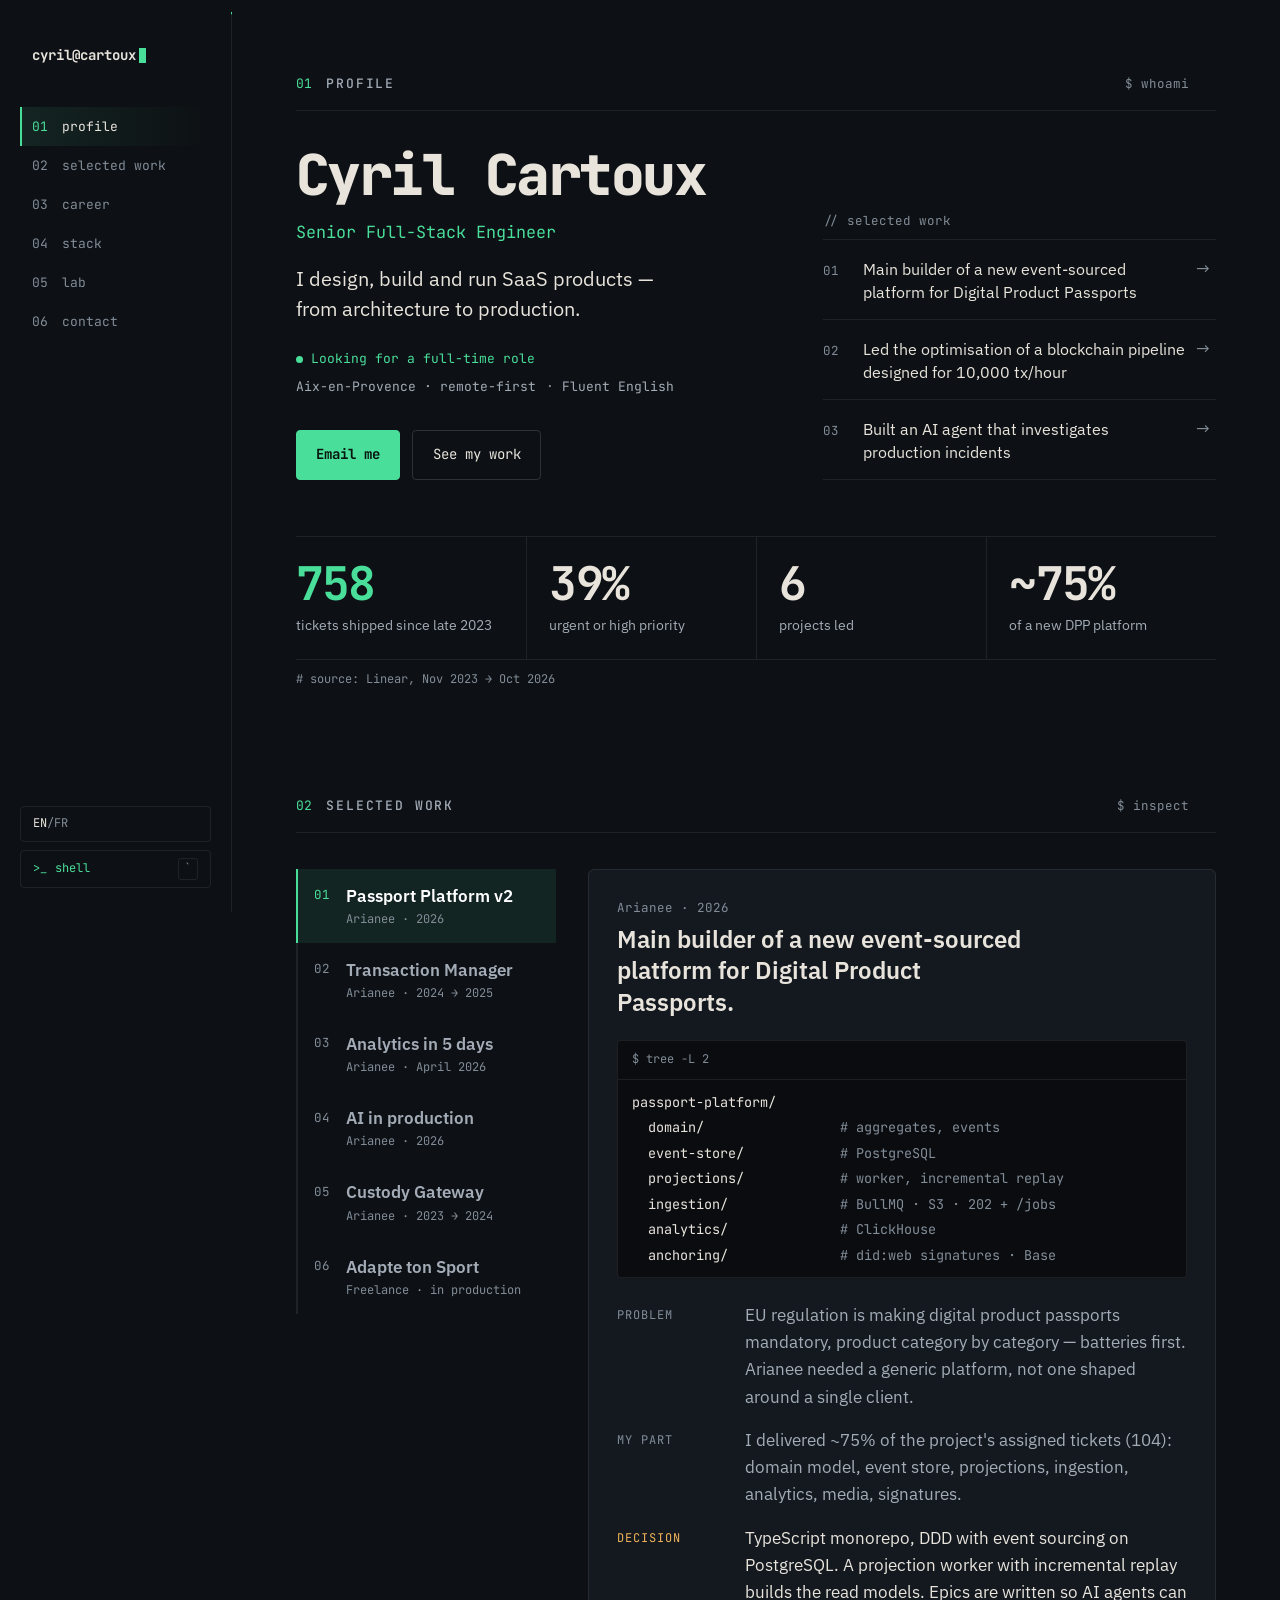
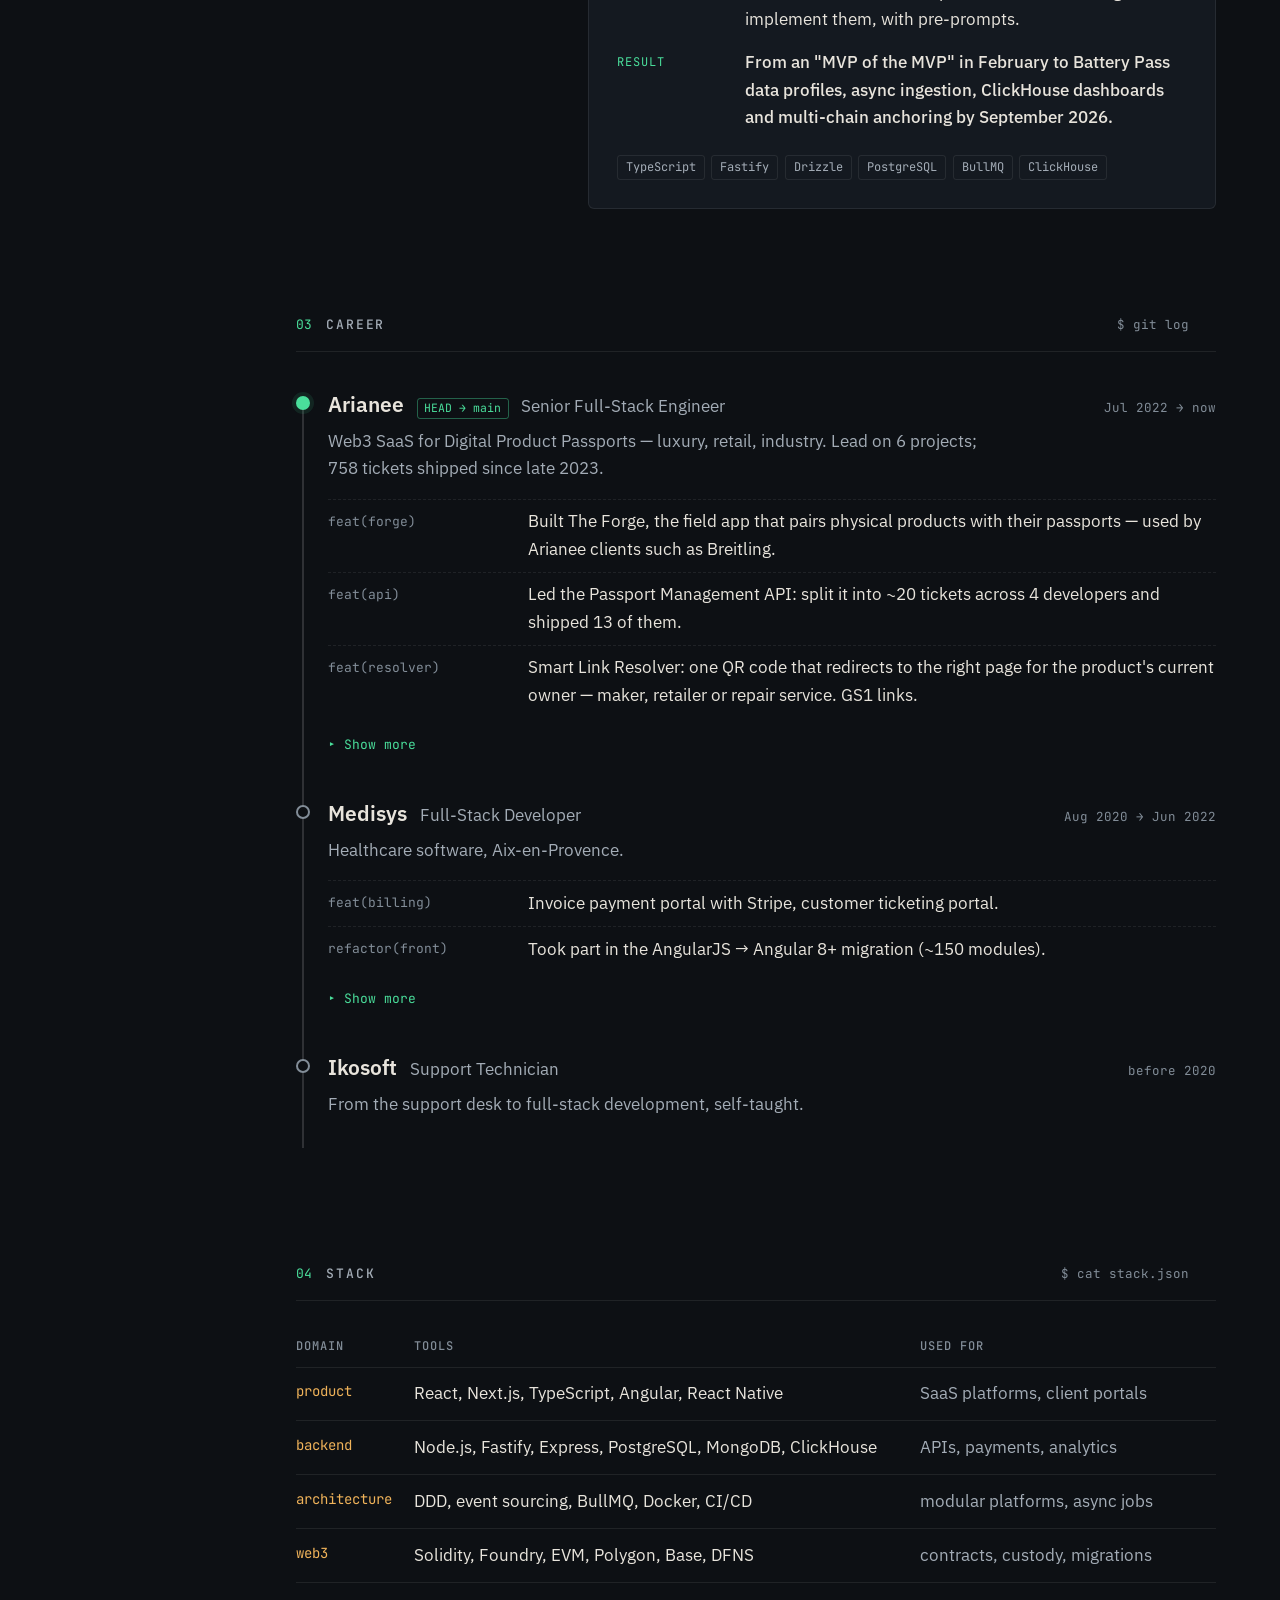
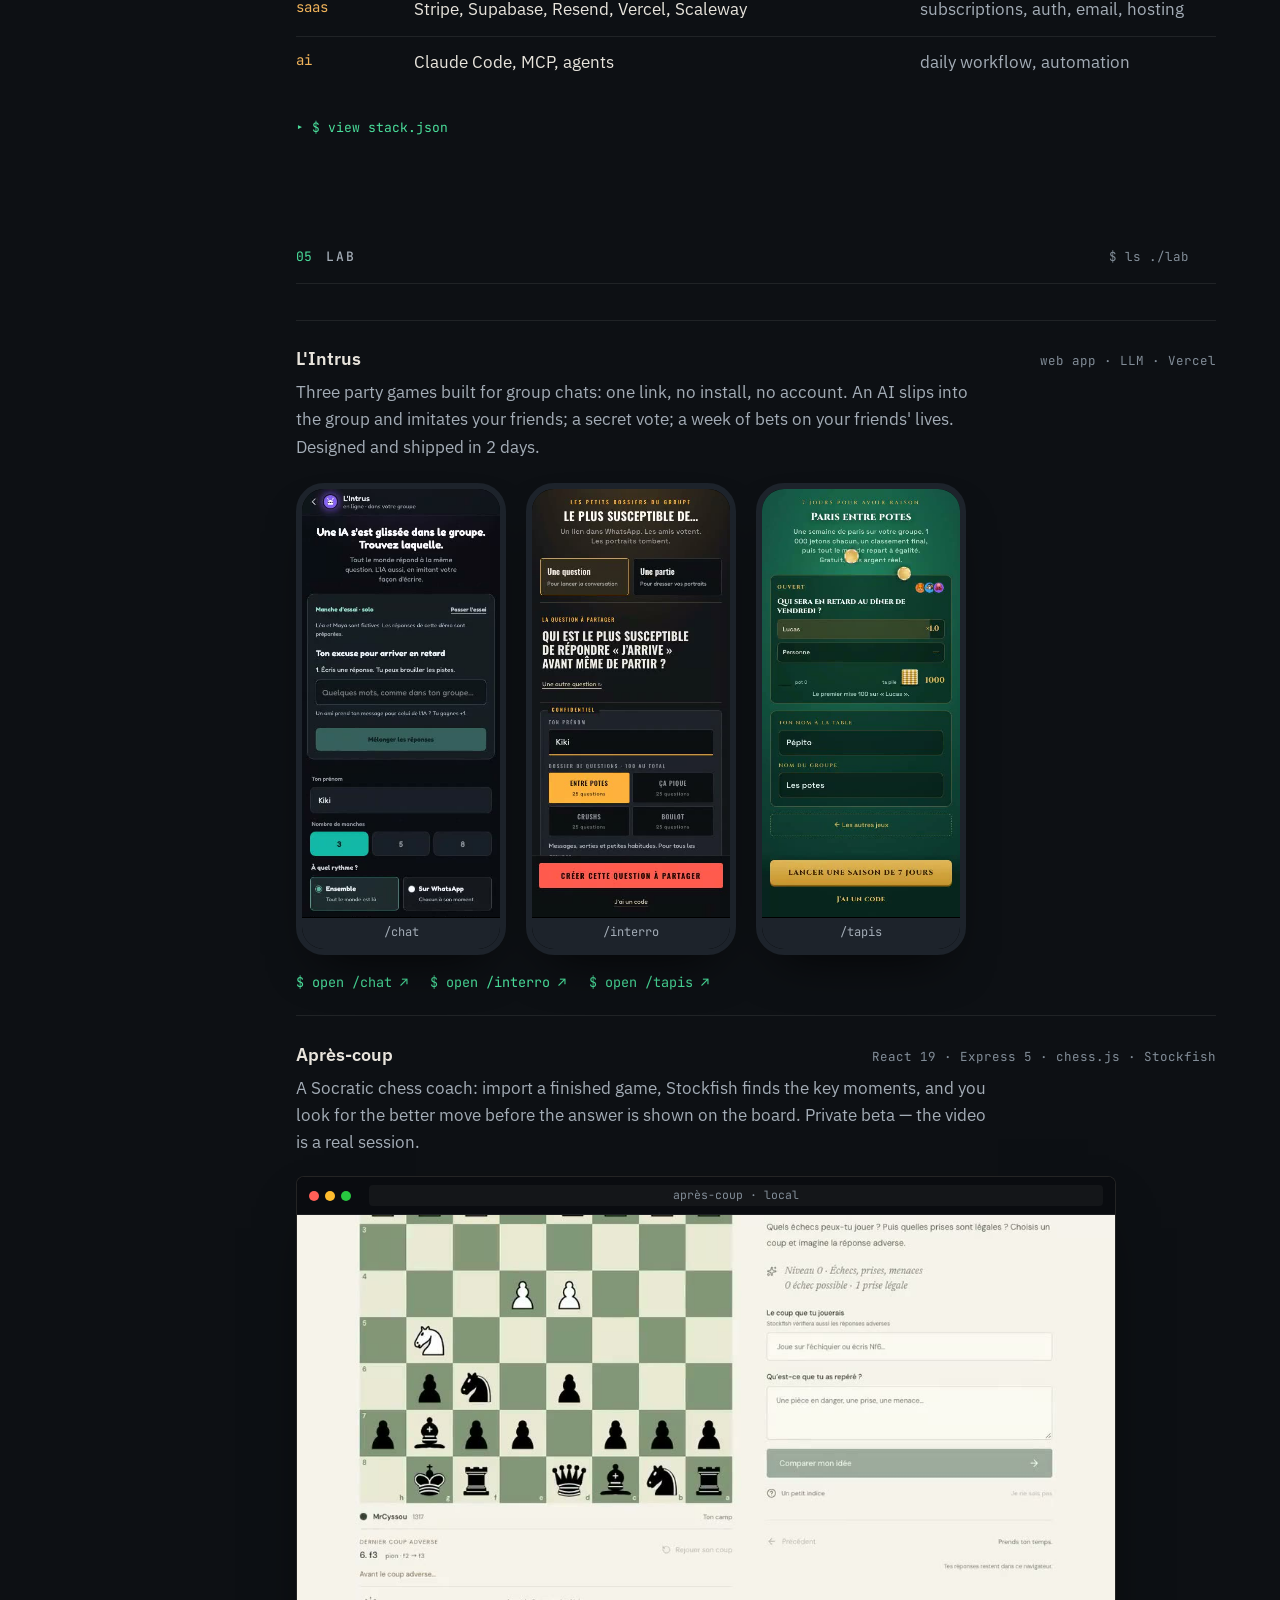
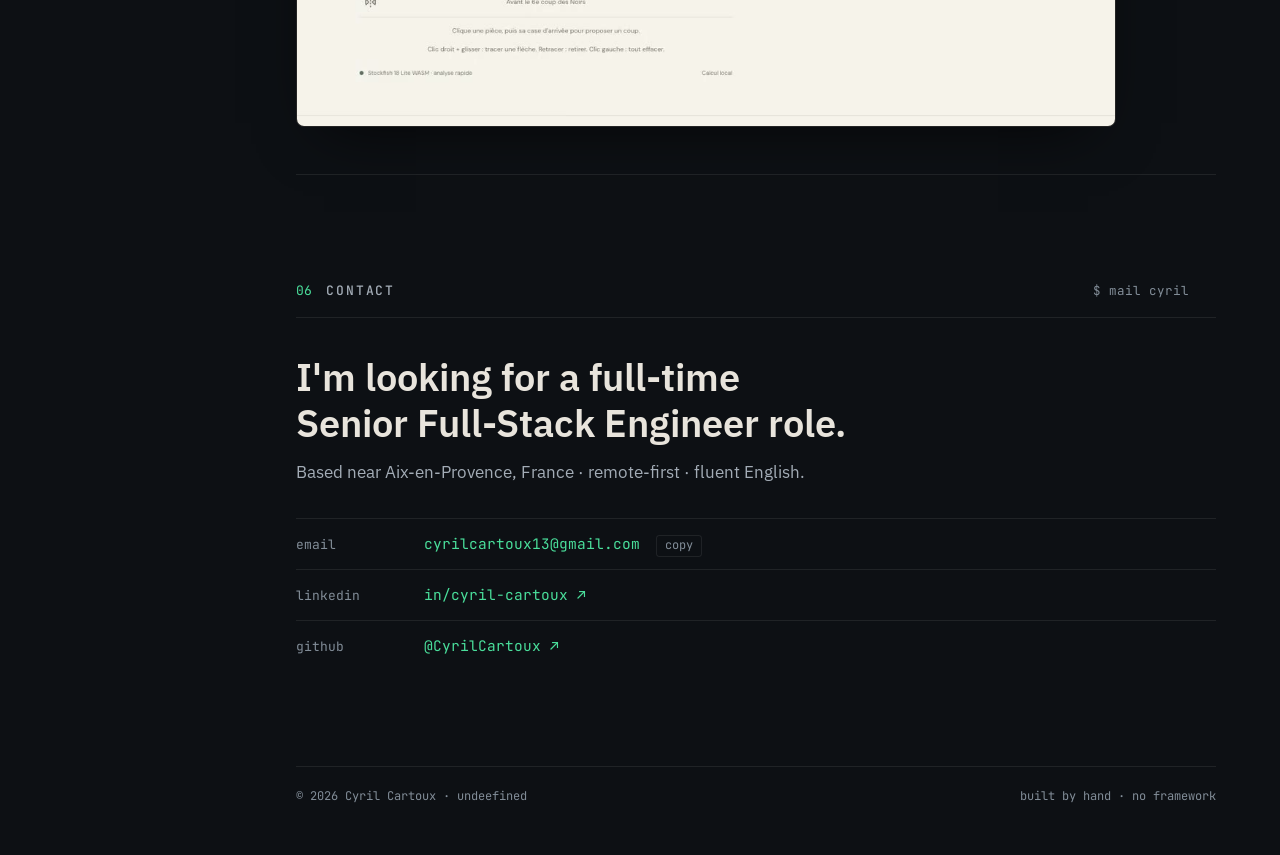
<file: index.html>
<!DOCTYPE html>
<html lang="en">
<head>
    <meta charset="UTF-8">
    <meta name="viewport" content="width=device-width, initial-scale=1.0">
    <title>Cyril Cartoux — Senior Full-Stack Engineer</title>
    <meta name="description" content="Cyril Cartoux — Senior Full-Stack Engineer (React, Next.js, TypeScript, Node.js, Web3). I design, build and run SaaS products, from architecture to production. Aix-en-Provence, France.">
    <meta name="author" content="Cyril Cartoux">
    <meta property="og:title" content="Cyril Cartoux — Senior Full-Stack Engineer">
    <meta property="og:description" content="I design, build and run SaaS products — from architecture to production.">
    <meta property="og:type" content="profile">
    <meta name="theme-color" content="#0d1014">
    <script>document.documentElement.classList.add('js');</script>

    <link rel="preconnect" href="https://fonts.googleapis.com">
    <link rel="preconnect" href="https://fonts.gstatic.com" crossorigin>
    <link href="https://fonts.googleapis.com/css2?family=IBM+Plex+Sans:wght@400;500;600&family=JetBrains+Mono:wght@400;500;700;800&display=swap" rel="stylesheet">
    <link rel="stylesheet" href="css/styles.css">
    <link rel="icon" type="image/x-icon" href="favicon.ico">
</head>
<body>
    <aside class="rail">
        <a href="#profile" class="brand">cyril@cartoux<span class="caret" aria-hidden="true"></span></a>
        <nav class="rail-nav" id="nav" aria-label="Sections"></nav>
        <div class="rail-tools">
            <button class="lang-toggle" id="lang-toggle" type="button" aria-label="Switch language"></button>
            <button class="shell-btn" id="shell-open" type="button"><span aria-hidden="true">&gt;_</span> shell <kbd>`</kbd></button>
        </div>
        <div class="rail-progress" aria-hidden="true"><span id="progress"></span></div>
    </aside>

    <main class="main">
        <section id="profile" class="sec">
            <header class="sec-head"></header>
            <div class="profile">
                <div class="identity">
                    <h1 class="name">Cyril Cartoux</h1>
                    <p class="role" id="hero-role"></p>
                    <p class="pitch" id="hero-pitch"></p>
                    <ul class="meta" id="hero-meta"></ul>
                    <div class="ctas">
                        <a class="btn btn-primary" id="cta-mail" href=""></a>
                        <a class="btn" id="cta-work" href="#work"></a>
                    </div>
                </div>
                <div class="selected">
                    <p class="selected-title" id="selected-title"></p>
                    <ol class="selected-list" id="selected-list"></ol>
                </div>
            </div>
            <div class="stats-wrap">
                <dl class="stats" id="hero-stats"></dl>
                <p class="stats-source" id="stats-source"></p>
            </div>
        </section>

        <section id="work" class="sec">
            <header class="sec-head"></header>
            <div class="inspector">
                <div class="inspector-list" id="work-list" role="tablist" aria-orientation="vertical"></div>
                <div class="inspector-panel" id="work-panel" role="tabpanel" aria-live="polite"></div>
            </div>
        </section>

        <section id="career" class="sec">
            <header class="sec-head"></header>
            <div class="gitlog" id="gitlog"></div>
        </section>

        <section id="stack" class="sec">
            <header class="sec-head"></header>
            <div id="stack-body"></div>
        </section>

        <section id="lab" class="sec">
            <header class="sec-head"></header>
            <div class="lab" id="lab-list"></div>
        </section>

        <section id="contact" class="sec">
            <header class="sec-head"></header>
            <div id="contact-body"></div>
        </section>

        <noscript><p>cyrilcartoux13@gmail.com · github.com/CyrilCartoux</p></noscript>

        <footer class="foot">
            <span>© 2026 Cyril Cartoux · undeefined</span>
            <span>built by hand · no framework</span>
        </footer>
    </main>

    <div class="shell" id="shell" hidden>
        <div class="shell-window" role="dialog" aria-modal="true" aria-label="Terminal">
            <div class="shell-bar">
                <span class="dot red"></span><span class="dot yellow"></span><span class="dot green"></span>
                <span class="shell-title">cyril@cartoux: ~ — zsh</span>
                <button class="shell-close" id="shell-close" type="button" aria-label="Close">×</button>
            </div>
            <div class="shell-body" id="shell-body">
                <div class="shell-out" id="shell-out" aria-live="polite"></div>
                <form class="shell-line" id="shell-form" autocomplete="off">
                    <label for="shell-input" class="ps1">cyril@cartoux:~$</label>
                    <input id="shell-input" class="shell-input" spellcheck="false" autocapitalize="off" autocomplete="off">
                </form>
            </div>
            <div class="shell-chips" id="shell-chips"></div>
        </div>
    </div>

    <script src="js/content.js"></script>
    <script src="js/script.js"></script>
    <script src="js/shell.js"></script>
</body>
</html>
</file>
<file: css/styles.css>
:root {
  --bg: #0d1014;
  --surface: #141920;
  --code: #0a0c10;
  --line: rgba(255, 255, 255, 0.08);
  --line-strong: rgba(255, 255, 255, 0.14);
  --text: #e8e4dc;
  --muted: #a3acb6;
  --faint: #828d98;
  --green: #4ade9b;
  --green-soft: rgba(74, 222, 155, 0.1);
  --amber: #f0b35a;
  --red: #f28b82;
  --mono: 'JetBrains Mono', ui-monospace, monospace;
  --sans: 'IBM Plex Sans', system-ui, sans-serif;
  --ease: cubic-bezier(0.25, 1, 0.5, 1);
  --rail: 232px;
}

* { margin: 0; padding: 0; box-sizing: border-box; }

html { scroll-behavior: smooth; scroll-padding-top: 24px; }

body {
  font-family: var(--sans);
  font-size: 16.5px;
  line-height: 1.65;
  background: var(--bg);
  color: var(--text);
  overflow-x: hidden;
  -webkit-font-smoothing: antialiased;
}

body.shell-open { overflow: hidden; }

a { color: var(--green); text-decoration: none; }
a:hover { text-decoration: underline; text-underline-offset: 3px; }
button { font: inherit; color: inherit; background: none; border: 0; cursor: pointer; }
:focus-visible { outline: 2px solid var(--green); outline-offset: 2px; border-radius: 2px; }
::selection { background: var(--green); color: var(--bg); }
.dim { color: var(--faint); }

/* ---------------- Rail ---------------- */
.rail {
  position: fixed;
  inset: 0 auto 0 0;
  width: var(--rail);
  display: flex;
  flex-direction: column;
  gap: 2.5rem;
  padding: 2rem 1.25rem 1.5rem;
  border-right: 1px solid var(--line);
  background: var(--bg);
  z-index: 50;
}

.brand { font-family: var(--mono); font-weight: 700; font-size: 14px; color: var(--text); padding-left: 0.75rem; }
.brand:hover { text-decoration: none; color: var(--green); }
.caret {
  display: inline-block;
  width: 0.5em;
  height: 1.05em;
  margin-left: 3px;
  vertical-align: -3px;
  background: var(--green);
  animation: blink 1.1s steps(1) infinite;
}
@keyframes blink { 50% { opacity: 0; } }

.rail-nav { position: relative; display: flex; flex-direction: column; }
.rail-nav a {
  display: flex;
  gap: 0.9rem;
  padding: 0.55rem 0.75rem;
  font-family: var(--mono);
  font-size: 13px;
  color: var(--faint);
  transition: color 0.2s var(--ease), background-color 0.2s var(--ease);
}
.rail-nav a:hover { color: var(--text); text-decoration: none; }
.rail-nav a.active { color: var(--text); background: linear-gradient(90deg, var(--green-soft), transparent); }
.rail-nav .num { color: var(--faint); transition: color 0.2s; }
.rail-nav a.active .num { color: var(--green); }
.rail-indicator {
  position: absolute;
  top: 0;
  left: 0;
  width: 2px;
  height: 100px;
  background: var(--green);
  transform-origin: 0 0;
  transform: scaleY(0);
  transition: transform 0.38s var(--ease);
  pointer-events: none;
}

.rail-tools { margin-top: auto; display: flex; flex-direction: column; gap: 0.5rem; }
.lang-toggle, .shell-btn {
  font-family: var(--mono);
  font-size: 12px;
  color: var(--faint);
  border: 1px solid var(--line);
  border-radius: 4px;
  padding: 0.45rem 0.75rem;
  text-align: left;
  transition: border-color 0.2s, color 0.2s;
}
.lang-toggle .on { color: var(--text); }
.shell-btn { color: var(--green); display: flex; align-items: center; gap: 0.5rem; }
.shell-btn kbd { margin-left: auto; font-family: inherit; color: var(--faint); border: 1px solid var(--line); border-radius: 3px; padding: 0 0.35rem; }
.lang-toggle:hover, .shell-btn:hover { border-color: var(--green); color: var(--text); }

.rail-progress { position: absolute; top: 0; right: -1px; bottom: 0; width: 1px; }
.rail-progress span {
  display: block;
  width: 100%;
  height: 100%;
  background: var(--green);
  transform-origin: 0 0;
  transform: scaleY(var(--p, 0));
}

/* ---------------- Layout ---------------- */
.main { margin-left: var(--rail); padding: 0 clamp(24px, 5vw, 72px) 3rem; }
.sec, .foot { max-width: 980px; margin-inline: auto; }
.sec { padding-top: 6.5rem; }
#profile { padding-top: 4.5rem; }

.sec-head {
  display: flex;
  align-items: baseline;
  gap: 0.9rem;
  padding-bottom: 0.8rem;
  margin-bottom: 2.25rem;
  border-bottom: 1px solid var(--line);
  font-family: var(--mono);
}
.sec-num { color: var(--green); font-size: 13px; }
.sec-title { font-size: 13px; font-weight: 500; text-transform: uppercase; letter-spacing: 0.14em; color: var(--muted); }
.sec-cmd {
  margin-left: auto;
  font-family: var(--mono);
  font-size: 12.5px;
  color: var(--faint);
  padding: 0.15rem 0.5rem;
  border-radius: 3px;
  transition: color 0.2s, background-color 0.2s;
}
.sec-cmd:hover { color: var(--green); background: var(--green-soft); }
.sec-cmd::after { content: ' ↵'; opacity: 0; transition: opacity 0.2s; }
.sec-cmd:hover::after { opacity: 1; }

/* Scroll reveal (only when JS runs) */
.js .sec > * { opacity: 0; transform: translateY(14px); transition: opacity 0.6s var(--ease), transform 0.6s var(--ease); }
.js .sec > *:nth-child(2) { transition-delay: 0.09s; }
.js .sec.in > * { opacity: 1; transform: none; }

/* ---------------- Profile ---------------- */
.profile { display: grid; grid-template-columns: 1.2fr 1fr; gap: 3.5rem; align-items: end; }

.name {
  font-family: var(--mono);
  font-weight: 800;
  font-size: clamp(2.1rem, 4.4vw, 3.6rem);
  line-height: 1.02;
  white-space: nowrap;
  letter-spacing: -0.045em;
}
.js #profile.in .name { animation: type 0.62s steps(13, end) both 0.1s; }
@keyframes type { from { clip-path: inset(0 100% 0 0); } to { clip-path: inset(0 0 0 0); } }

.role { font-family: var(--mono); color: var(--green); font-size: 1.05rem; margin: 0.9rem 0 1.1rem; }
.pitch { font-size: 1.25rem; line-height: 1.5; color: var(--text); max-width: 32ch; }
.meta { list-style: none; display: flex; flex-wrap: wrap; gap: 0.4rem 0.6rem; margin: 1.5rem 0 2rem; font-family: var(--mono); font-size: 13px; color: var(--muted); }
.meta li:nth-child(n+3)::before { content: '· '; color: var(--faint); }
.meta .is-status { flex-basis: 100%; color: var(--green); display: flex; align-items: center; gap: 0.5rem; }
.meta .is-status::before {
  content: '';
  width: 7px;
  height: 7px;
  border-radius: 50%;
  background: var(--green);
  animation: pulse 2.4s var(--ease) infinite;
}
@keyframes pulse { 0% { box-shadow: 0 0 0 0 rgba(74, 222, 155, 0.5); } 70%, 100% { box-shadow: 0 0 0 9px rgba(74, 222, 155, 0); } }

.ctas { display: flex; flex-wrap: wrap; gap: 0.75rem; }
.btn {
  font-family: var(--mono);
  font-size: 14px;
  padding: 0.8rem 1.2rem;
  border-radius: 4px;
  border: 1px solid var(--line-strong);
  color: var(--text);
  transition: transform 0.15s var(--ease), background-color 0.2s, border-color 0.2s;
}
.btn:hover { text-decoration: none; border-color: var(--text); transform: translateY(-1px); }
.btn:active { transform: scale(0.98); }
.btn-primary { background: var(--green); border-color: var(--green); color: #07150e; font-weight: 700; }
.btn-primary:hover { background: #6ce8b0; border-color: #6ce8b0; }

.selected-title { font-family: var(--mono); font-size: 12.5px; color: var(--faint); margin-bottom: 0.5rem; }
.selected-list { list-style: none; }
.selected-list li { position: relative; border-top: 1px solid var(--line); }
.selected-list li:last-child { border-bottom: 1px solid var(--line); }
.selected-list li::before {
  content: '';
  position: absolute;
  left: 0;
  top: -1px;
  height: 1px;
  width: 100%;
  background: var(--green);
  transform: scaleX(0);
  transform-origin: 0 0;
  transition: transform 0.45s var(--ease);
}
.selected-list button {
  width: 100%;
  display: grid;
  grid-template-columns: 2rem 1fr 1.25rem;
  align-items: baseline;
  gap: 0.5rem;
  padding: 1rem 0;
  text-align: left;
}
.sel-num { font-family: var(--mono); font-size: 12.5px; color: var(--faint); }
.sel-text { font-size: 15.5px; line-height: 1.45; transition: color 0.2s; }
.sel-arrow { color: var(--faint); transition: transform 0.25s var(--ease), color 0.2s; }
.selected-list li:hover::before { transform: scaleX(1); }
.selected-list button:hover .sel-text { color: #fff; }
.selected-list button:hover .sel-arrow { color: var(--green); transform: translateX(4px); }
.js #profile.in .selected-list li { animation: rise 0.5s var(--ease) both; animation-delay: calc(0.45s + var(--i) * 0.09s); }
@keyframes rise { from { opacity: 0; transform: translateY(8px); } }

/* ---------------- Inspector ---------------- */
.inspector { display: grid; grid-template-columns: 260px minmax(0, 1fr); gap: 2rem; align-items: start; }
.inspector-list { display: flex; flex-direction: column; }
.work-tab {
  display: grid;
  grid-template-columns: 2rem 1fr;
  text-align: left;
  padding: 0.85rem 1rem;
  border-left: 2px solid var(--line);
  transition: border-color 0.25s var(--ease), background-color 0.25s var(--ease);
}
.wt-num { font-family: var(--mono); font-size: 12.5px; color: var(--faint); grid-row: span 2; padding-top: 0.15rem; }
.wt-title { font-weight: 600; color: var(--muted); transition: color 0.2s; }
.wt-where { font-family: var(--mono); font-size: 12px; color: var(--faint); }
.work-tab:hover .wt-title { color: var(--text); }
.work-tab[aria-selected="true"] { border-left-color: var(--green); background: var(--green-soft); }
.work-tab[aria-selected="true"] .wt-title { color: #fff; }
.work-tab[aria-selected="true"] .wt-num { color: var(--green); }

.inspector-panel {
  position: sticky;
  top: 1.5rem;
  background: var(--surface);
  border: 1px solid var(--line);
  border-radius: 6px;
  padding: 1.75rem;
}
.panel-where { font-family: var(--mono); font-size: 12.5px; color: var(--faint); }
.panel-title { font-size: 1.5rem; line-height: 1.3; font-weight: 600; margin: 0.35rem 0 1.4rem; max-width: 30ch; }

.code { background: var(--code); border: 1px solid var(--line); border-radius: 4px; margin-bottom: 1.5rem; overflow: hidden; }
.code-cmd { font-family: var(--mono); font-size: 12px; color: var(--faint); padding: 0.55rem 0.9rem; border-bottom: 1px solid var(--line); }
.diff, .tree { font-family: var(--mono); font-size: 13.5px; padding: 0.6rem 0; overflow-x: auto; }
.d-line { display: block; padding: 0.1rem 0.9rem; white-space: pre; animation: line-in 0.35s var(--ease) both; animation-delay: calc(0.12s + var(--i) * 0.07s); }
@keyframes line-in { from { opacity: 0; transform: translateX(-6px); } }
.d-minus { color: var(--red); background: rgba(242, 139, 130, 0.07); }
.d-plus { color: var(--green); background: rgba(74, 222, 155, 0.07); }
.t-path { color: var(--text); display: inline-block; min-width: 13rem; }
.t-note { color: var(--faint); }

.facts { display: grid; gap: 1rem; }
.facts div { display: grid; grid-template-columns: 7rem 1fr; gap: 1rem; }
.facts dt { font-family: var(--mono); font-size: 12px; text-transform: uppercase; letter-spacing: 0.08em; color: var(--faint); padding-top: 0.25rem; }
.facts dd { color: var(--muted); }
.f-decision dt { color: var(--amber); }
.f-decision dd { color: var(--text); }
.f-result dt { color: var(--green); }
.f-result dd { color: var(--text); font-weight: 500; }

.chips { list-style: none; display: flex; flex-wrap: wrap; gap: 0.4rem; margin-top: 1.5rem; }
.chips li { font-family: var(--mono); font-size: 12px; color: var(--muted); border: 1px solid var(--line); padding: 0.1rem 0.5rem; border-radius: 3px; }
.panel-link { font-family: var(--mono); font-size: 13.5px; margin-top: 1.25rem; }

/* ---------------- Career ---------------- */
.gitlog { position: relative; padding-left: 2rem; }
.gitlog::before { content: ''; position: absolute; left: 6px; top: 0.6rem; bottom: 0.6rem; width: 2px; background: var(--line-strong); }
.job { position: relative; padding-bottom: 2.5rem; }
.node { position: absolute; left: -2rem; top: 0.5rem; width: 14px; height: 14px; border-radius: 50%; border: 2px solid var(--faint); background: var(--bg); }
.job.is-head .node { border-color: var(--green); background: var(--green); box-shadow: 0 0 0 4px var(--green-soft); }
.job-head { display: flex; flex-wrap: wrap; align-items: baseline; gap: 0.4rem 0.8rem; }
.job-company { font-size: 1.3rem; font-weight: 600; }
.ref { font-family: var(--mono); font-size: 11.5px; color: var(--green); border: 1px solid rgba(74, 222, 155, 0.4); border-radius: 3px; padding: 0 0.4rem; }
.job-role { color: var(--muted); }
.job-period { font-family: var(--mono); font-size: 12.5px; color: var(--faint); margin-left: auto; }
.job-about { color: var(--muted); margin-top: 0.35rem; max-width: 68ch; }
.commits { list-style: none; margin-top: 1rem; }
.commits li { display: grid; grid-template-columns: 11.5rem 1fr; gap: 1rem; padding: 0.55rem 0; border-top: 1px dashed var(--line); }
.c-scope { font-family: var(--mono); font-size: 13px; color: var(--faint); padding-top: 0.15rem; }

.more { margin-top: 0.75rem; }
.more summary { font-family: var(--mono); font-size: 13px; color: var(--green); cursor: pointer; list-style: none; display: inline-flex; gap: 0.5rem; align-items: center; }
.more summary::-webkit-details-marker { display: none; }
.more summary::before { content: '▸'; transition: transform 0.25s var(--ease); }
.more summary::after { content: attr(data-more); }
.more[open] summary::before { transform: rotate(90deg); }
.more[open] summary::after { content: attr(data-less); }
.more[open] > :not(summary) { animation: rise 0.35s var(--ease) both; }

/* ---------------- Stack ---------------- */
.stack-table { width: 100%; border-collapse: collapse; }
.stack-table th { text-align: left; font-family: var(--mono); font-size: 12px; font-weight: 500; text-transform: uppercase; letter-spacing: 0.08em; color: var(--faint); padding: 0 1rem 0.6rem 0; }
.stack-table td { padding: 0.8rem 1rem 0.8rem 0; border-top: 1px solid var(--line); vertical-align: top; }
.s-key { font-family: var(--mono); font-size: 14px; color: var(--amber); white-space: nowrap; }
.s-use { color: var(--muted); }
.stack-table tr { transition: background-color 0.2s; }
.stack-table tbody tr:hover { background: var(--green-soft); }
.json-wrap { margin-top: 1.5rem; }
.json { font-family: var(--mono); font-size: 13.5px; background: var(--code); border: 1px solid var(--line); border-radius: 4px; padding: 1rem 1.25rem; margin-top: 0.75rem; white-space: pre-wrap; }
.j-key { color: var(--text); }
.j-str { color: var(--amber); }

/* ---------------- Lab ---------------- */
.lab-item { padding: 1.4rem 0; border-top: 1px solid var(--line); }
.lab-item:last-child { border-bottom: 1px solid var(--line); }
.lab-head { display: flex; flex-wrap: wrap; justify-content: space-between; align-items: baseline; gap: 0.5rem 1rem; }
.lab-head h3 { font-size: 1.15rem; font-weight: 600; }
.lab-stack { font-family: var(--mono); font-size: 12.5px; color: var(--faint); }
.lab-desc { color: var(--muted); margin-top: 0.35rem; max-width: 70ch; }
.lab-links { display: flex; flex-wrap: wrap; gap: 0.5rem 1.4rem; margin-top: 0.6rem; font-family: var(--mono); font-size: 13.5px; }

/* ---------------- Contact ---------------- */
.contact-title { font-size: clamp(1.6rem, 3.6vw, 2.4rem); line-height: 1.2; font-weight: 600; max-width: 24ch; }
.contact-sub { color: var(--muted); margin: 0.8rem 0 2rem; }
.contact-rows { display: grid; }
.contact-rows div { display: grid; grid-template-columns: 7rem 1fr; gap: 1rem; padding: 0.8rem 0; border-top: 1px solid var(--line); align-items: baseline; }
.contact-rows dt { font-family: var(--mono); font-size: 13px; color: var(--faint); }
.contact-rows dd { font-family: var(--mono); font-size: 14.5px; display: flex; flex-wrap: wrap; gap: 0.5rem 1rem; align-items: baseline; word-break: break-all; }
.copy { font-family: var(--mono); font-size: 12px; color: var(--faint); border: 1px solid var(--line); border-radius: 3px; padding: 0 0.5rem; transition: color 0.2s, border-color 0.2s; }
.copy:hover { color: var(--text); border-color: var(--text); }
.copy.is-done { color: var(--green); border-color: var(--green); }

.foot { display: flex; flex-wrap: wrap; justify-content: space-between; gap: 0.5rem; margin-top: 6rem; padding-top: 1.25rem; border-top: 1px solid var(--line); font-family: var(--mono); font-size: 12px; color: var(--faint); }


/* ---------------- Stats ---------------- */
.stats-wrap { margin-top: 3.5rem; }
.stats { display: grid; grid-template-columns: repeat(4, 1fr); border-top: 1px solid var(--line); border-bottom: 1px solid var(--line); }
.stats div { padding: 1.4rem 1rem 1.4rem 0; }
.stats div + div { border-left: 1px solid var(--line); padding-left: 1.4rem; }
.stat-n { font-family: var(--mono); font-size: clamp(2rem, 3.8vw, 2.9rem); font-weight: 700; line-height: 1.05; letter-spacing: -0.04em; font-variant-numeric: tabular-nums; }
.stats div:first-child .stat-n { color: var(--green); }
.stats dd { color: var(--muted); font-size: 14px; margin-top: 0.35rem; }
.stats-source { font-family: var(--mono); font-size: 12px; color: var(--faint); margin-top: 0.6rem; }

/* ---------------- Media ---------------- */
.browser {
  border: 1px solid var(--line-strong);
  border-radius: 8px;
  overflow: hidden;
  background: #000;
  margin: 0 0 1.5rem;
  box-shadow: 0 24px 60px -28px rgba(0, 0, 0, 0.8);
}
.browser-bar { display: flex; align-items: center; gap: 6px; padding: 0.5rem 0.75rem; background: var(--code); border-bottom: 1px solid var(--line); }
.browser-url { flex: 1; margin-left: 0.75rem; text-align: center; font-family: var(--mono); font-size: 11.5px; color: var(--faint); background: rgba(255, 255, 255, 0.04); border-radius: 4px; padding: 0.05rem 0.5rem; }
.browser video { display: block; width: 100%; height: auto; aspect-ratio: 1120 / 700; object-fit: cover; }

.phones { display: grid; grid-template-columns: repeat(3, minmax(0, 210px)); gap: 1.25rem; margin: 1.4rem 0 0.25rem; }
.phone {
  position: relative;
  border: 6px solid #1d232b;
  border-radius: 28px;
  overflow: hidden;
  background: #000;
  box-shadow: 0 24px 50px -24px rgba(0, 0, 0, 0.8);
  transition: transform 0.35s var(--ease);
}
.phone:hover { transform: translateY(-4px); }
.phone video { display: block; width: 100%; height: auto; aspect-ratio: 390 / 844; object-fit: cover; }
.phone figcaption { font-family: var(--mono); font-size: 12px; color: var(--muted); text-align: center; padding: 0.35rem 0; background: #1d232b; }
.lab-item .browser { max-width: 820px; margin-top: 1.25rem; }
.lab-item .lab-links { margin-top: 1rem; }

/* ---------------- Shell ---------------- */
.shell {
  position: fixed;
  inset: 0;
  z-index: 200;
  display: flex;
  align-items: center;
  justify-content: center;
  padding: 16px;
  background: rgba(5, 7, 9, 0.66);
  backdrop-filter: blur(4px);
  animation: fade 0.2s var(--ease);
}
.shell[hidden] { display: none; }
@keyframes fade { from { opacity: 0; } }
.shell-window {
  width: min(820px, 100%);
  height: min(560px, 86vh);
  display: flex;
  flex-direction: column;
  background: var(--code);
  border: 1px solid var(--line-strong);
  border-radius: 8px;
  box-shadow: 0 30px 80px rgba(0, 0, 0, 0.55);
  overflow: hidden;
  font-family: var(--mono);
  animation: pop 0.24s var(--ease);
}
@keyframes pop { from { opacity: 0; transform: translateY(8px) scale(0.985); } }
.shell-bar { display: flex; align-items: center; gap: 6px; padding: 0.55rem 0.8rem; background: var(--surface); border-bottom: 1px solid var(--line); }
.dot { width: 10px; height: 10px; border-radius: 50%; }
.dot.red { background: #ff5f57; }
.dot.yellow { background: #febc2e; }
.dot.green { background: #28c840; }
.shell-title { flex: 1; text-align: center; font-size: 12px; color: var(--faint); }
.shell-close { color: var(--faint); font-size: 18px; line-height: 1; padding: 0 0.25rem; }
.shell-close:hover { color: var(--red); }
.shell-body { flex: 1; overflow-y: auto; padding: 1rem; font-size: 13.5px; cursor: text; }
.sh-line { white-space: pre-wrap; word-break: break-word; }
.sh-line.err { color: var(--red); }
.sh-line.ok { color: var(--green); }
.sh-line.dim { color: var(--faint); }
.sh-cmd { color: var(--green); }
.sh-hl { color: #fff; font-weight: 700; }
.sh-warn { color: var(--amber); }
.ps1 { color: var(--green); font-weight: 700; white-space: nowrap; }
.shell-line { display: flex; gap: 0.6rem; align-items: center; }
.shell-input { flex: 1; min-width: 0; background: transparent; border: 0; outline: none; color: var(--text); font: inherit; caret-color: var(--green); }
.shell-input:focus-visible { outline: none; }
.shell-chips { display: flex; flex-wrap: wrap; gap: 0.4rem; padding: 0.6rem 0.8rem; border-top: 1px solid var(--line); }
.shell-chips button { font-family: var(--mono); font-size: 12px; color: var(--muted); border: 1px solid var(--line); border-radius: 3px; padding: 0.15rem 0.55rem; transition: color 0.2s, border-color 0.2s; }
.shell-chips button:hover { color: var(--green); border-color: var(--green); }

/* Easter egg: `crt` in the shell */
body.crt::after {
  content: '';
  position: fixed;
  inset: 0;
  pointer-events: none;
  z-index: 300;
  background:
    repeating-linear-gradient(0deg, transparent 0 2px, rgba(0, 0, 0, 0.2) 2px 3px),
    radial-gradient(ellipse at center, transparent 55%, rgba(0, 0, 0, 0.5) 100%);
  animation: flicker 5s steps(1) infinite;
}
body.crt { text-shadow: 0 0 4px rgba(74, 222, 155, 0.35); }
@keyframes flicker { 0%, 100% { opacity: 1; } 47% { opacity: 0.88; } 48% { opacity: 1; } }

/* ---------------- Mobile ---------------- */
@media (max-width: 900px) {
  html { scroll-padding-top: 108px; }
  .rail {
    position: sticky;
    top: 0;
    width: auto;
    flex-direction: row;
    flex-wrap: wrap;
    align-items: center;
    gap: 0.6rem 1rem;
    padding: 0.8rem 16px 0;
    border-right: 0;
    border-bottom: 1px solid var(--line);
    background: rgba(13, 16, 20, 0.92);
    backdrop-filter: blur(8px);
    overflow: hidden;
  }
  .brand { padding-left: 0; }
  .rail-tools { margin: 0 0 0 auto; flex-direction: row; }
  .shell-btn kbd { display: none; }
  .rail-nav { order: 3; flex-basis: 100%; flex-direction: row; overflow-x: auto; scrollbar-width: none; margin: 0 -16px; padding: 0 16px; }
  .rail-nav::-webkit-scrollbar { display: none; }
  .rail-nav a { padding: 0.55rem 0.7rem 0.7rem; gap: 0.4rem; white-space: nowrap; }
  .rail-nav a.active { background: none; }
  .rail-indicator { top: auto; bottom: 0; width: 100px; height: 2px; transform: scaleX(0); }
  .rail-progress { top: 0; left: 0; right: 0; bottom: auto; width: auto; height: 2px; }
  .rail-progress span { transform-origin: 0 0; transform: scaleX(var(--p, 0)); }

  .main { margin-left: 0; padding: 0 16px 2rem; }
  .sec { padding-top: 4rem; }
  #profile { padding-top: 2.5rem; }
  .profile { grid-template-columns: 1fr; gap: 2.5rem; }
  .sec-cmd { font-size: 12px; }

  .inspector { grid-template-columns: minmax(0, 1fr); }
  .inspector-panel { position: static; margin: 0.25rem 0 0.75rem; padding: 1.25rem; }
  .panel-title { font-size: 1.25rem; }
  .facts div { grid-template-columns: 1fr; gap: 0.15rem; }
  .t-path { min-width: 9.5rem; }

  .commits li { grid-template-columns: 1fr; gap: 0.1rem; }
  .job-period { margin-left: 0; flex-basis: 100%; }

  .stack-table thead { display: none; }
  .stack-table tr { display: grid; padding: 0.7rem 0; border-top: 1px solid var(--line); }
  .stack-table td { border: 0; padding: 0.05rem 0; }

  .contact-rows div { grid-template-columns: 1fr; gap: 0.2rem; }

  .stats { grid-template-columns: 1fr 1fr; }
  .stats div, .stats div + div { padding: 1.1rem 0.75rem 1.1rem 0; border-left: 0; }
  .stats div:nth-child(even) { border-left: 1px solid var(--line); padding-left: 1rem; }
  .stats div:nth-child(n+3) { border-top: 1px solid var(--line); }
  .phones { grid-template-columns: repeat(3, 1fr); gap: 0.6rem; }
  .phone { border-width: 4px; border-radius: 18px; }
}

@media (prefers-reduced-motion: reduce) {
  *, *::before, *::after { animation: none !important; transition: none !important; }
  html { scroll-behavior: auto; }
  .js .sec > * { opacity: 1; transform: none; }
}
</file>
